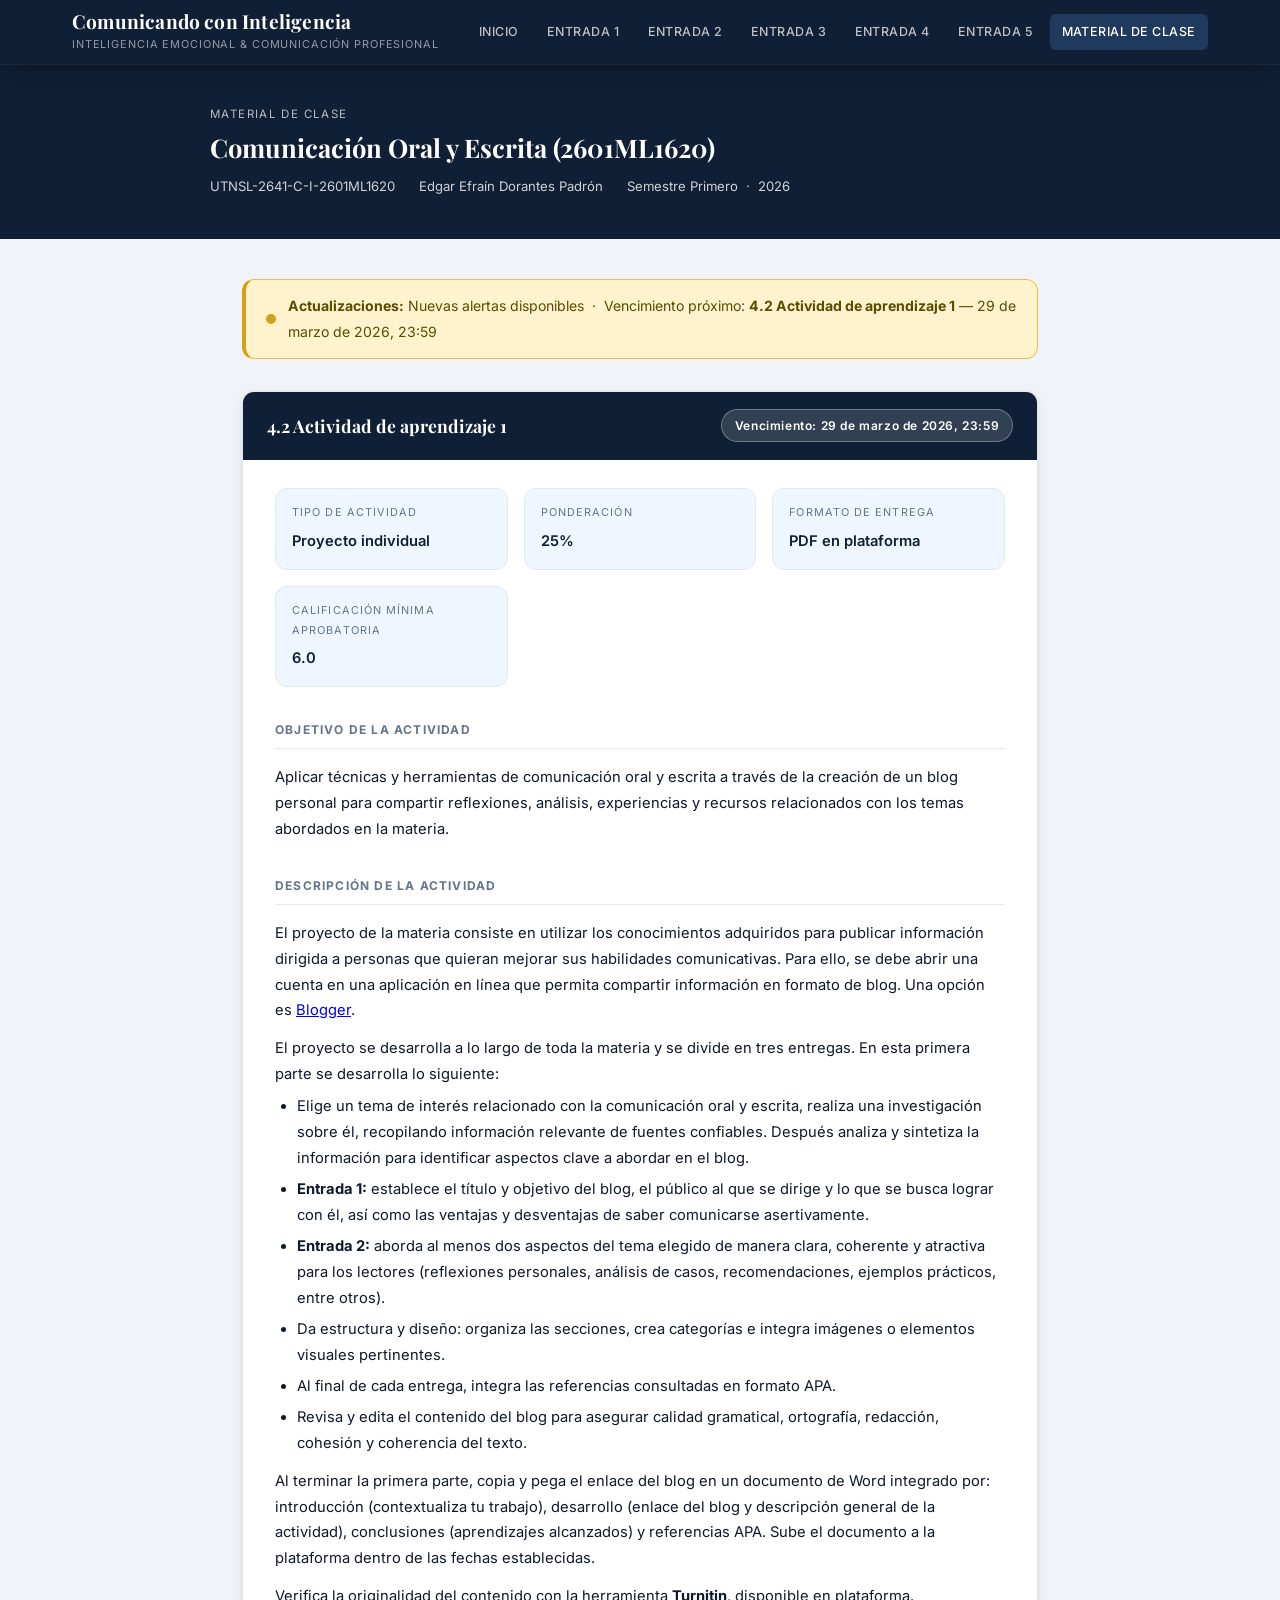
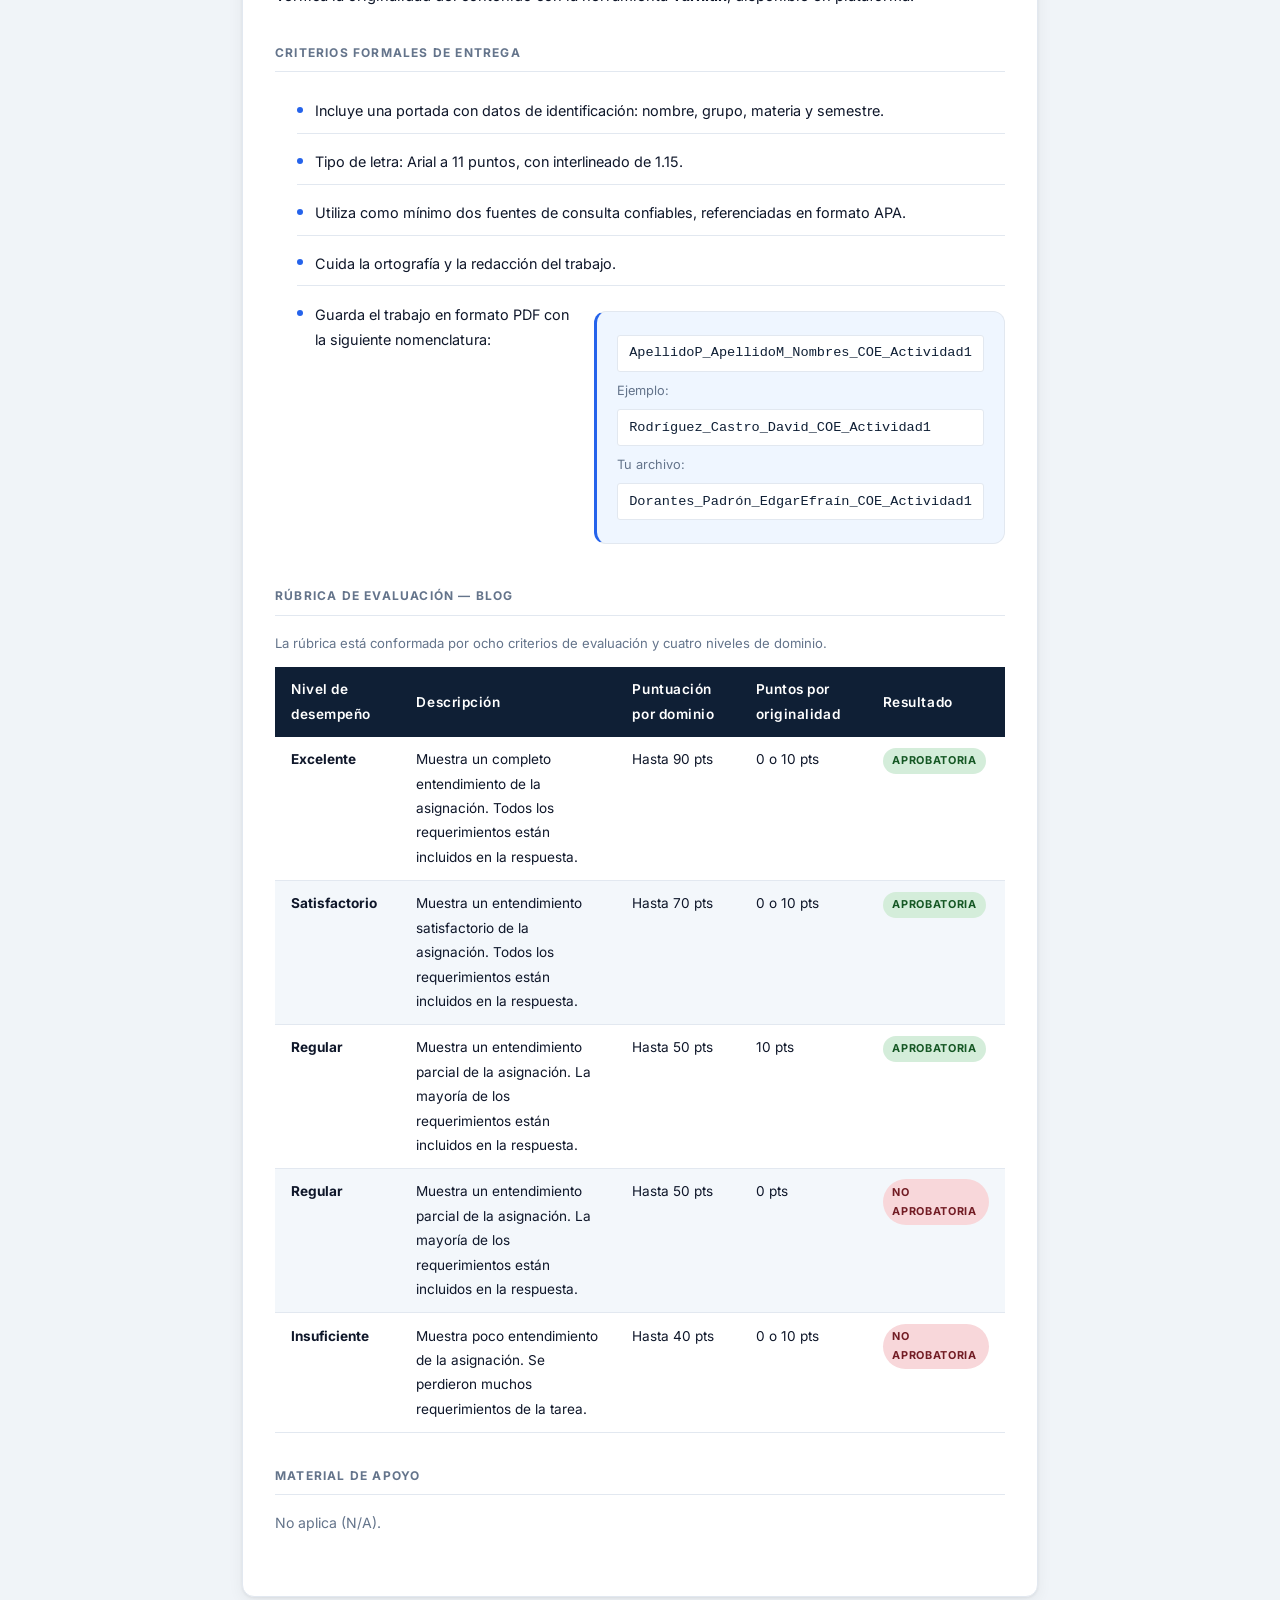
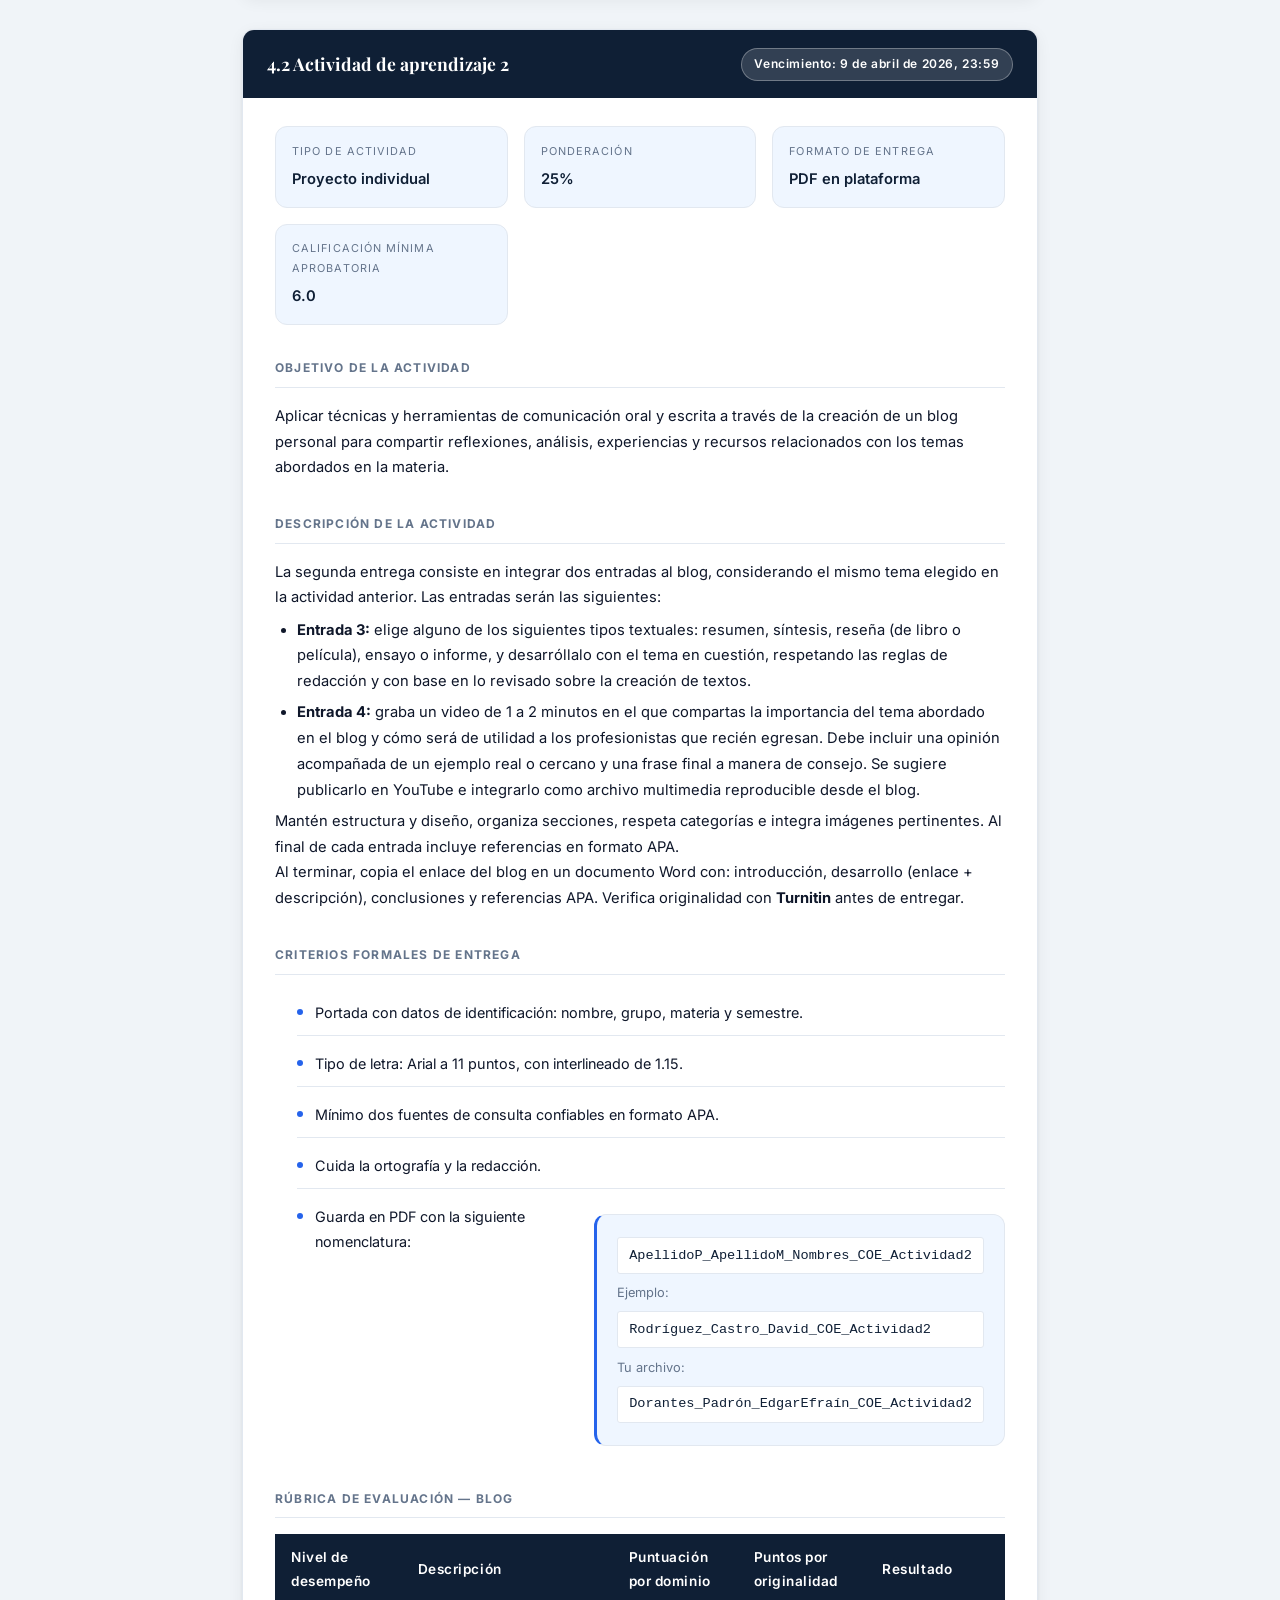
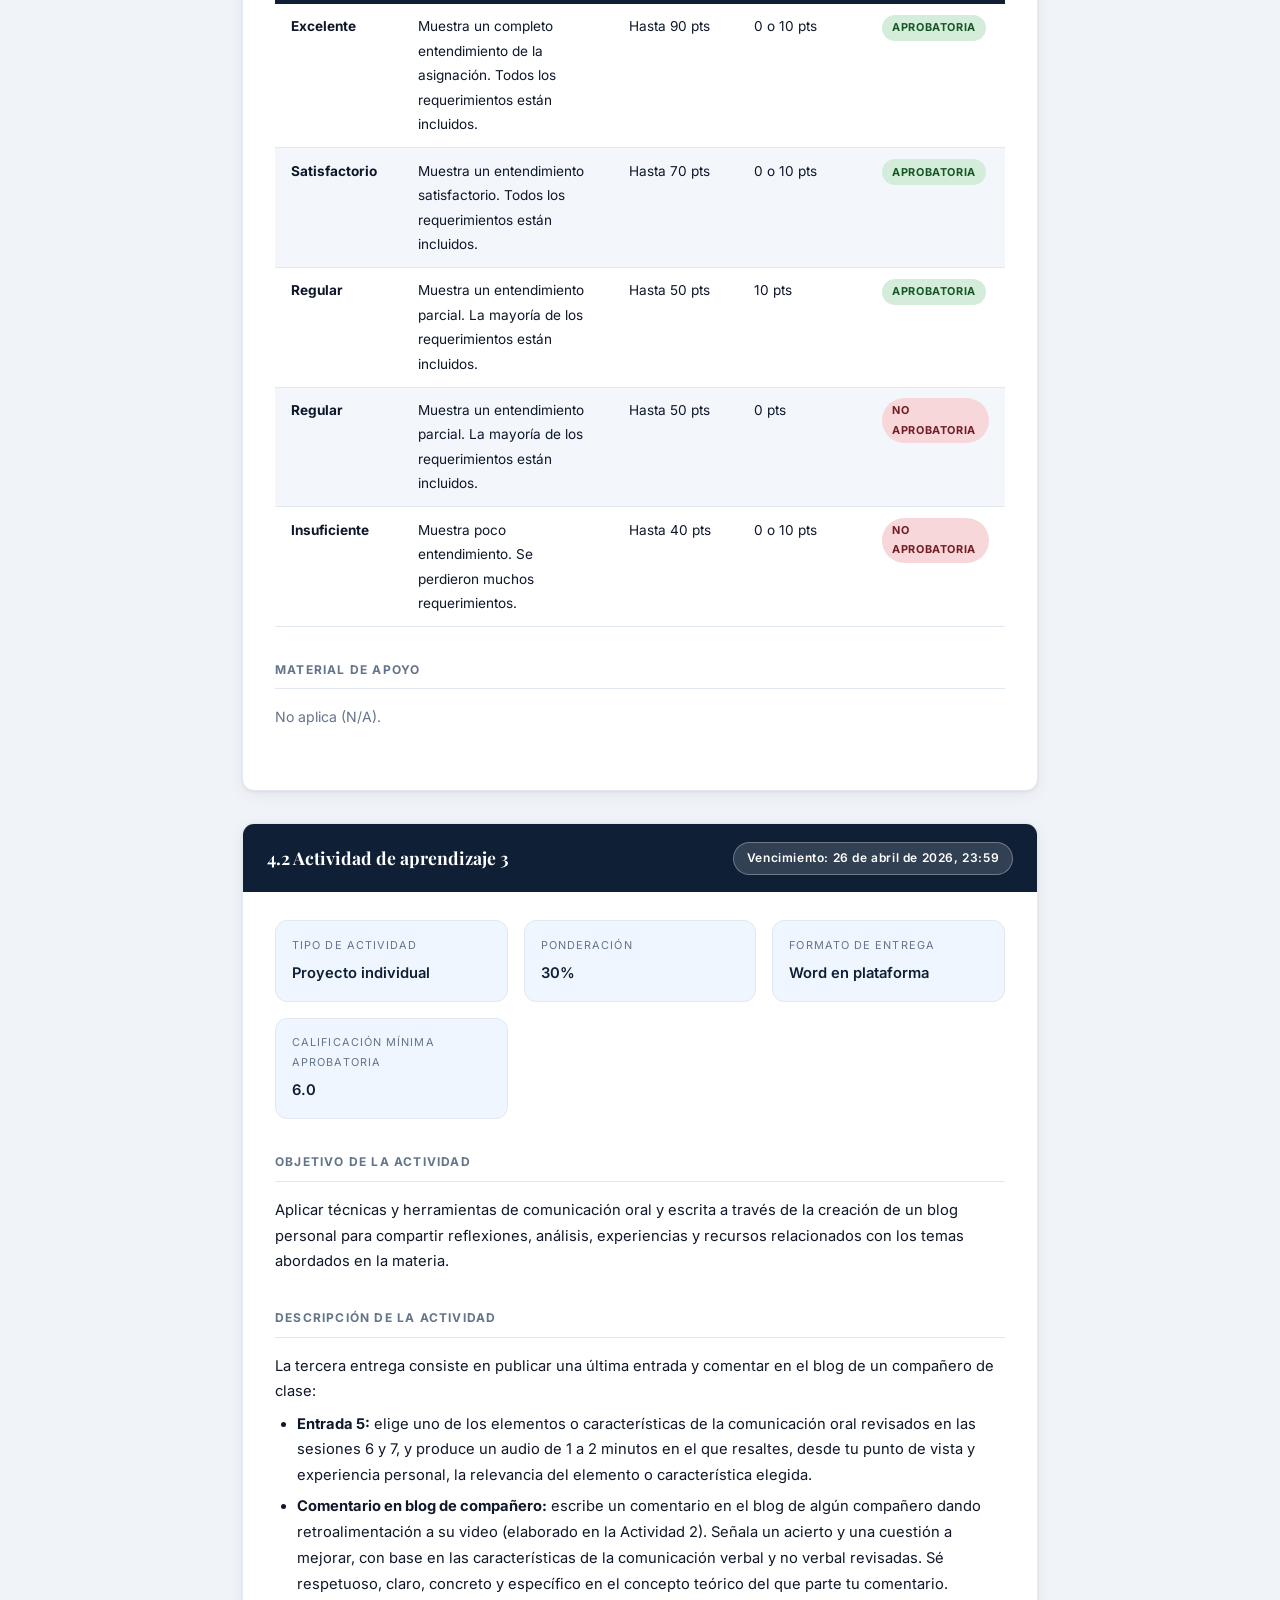
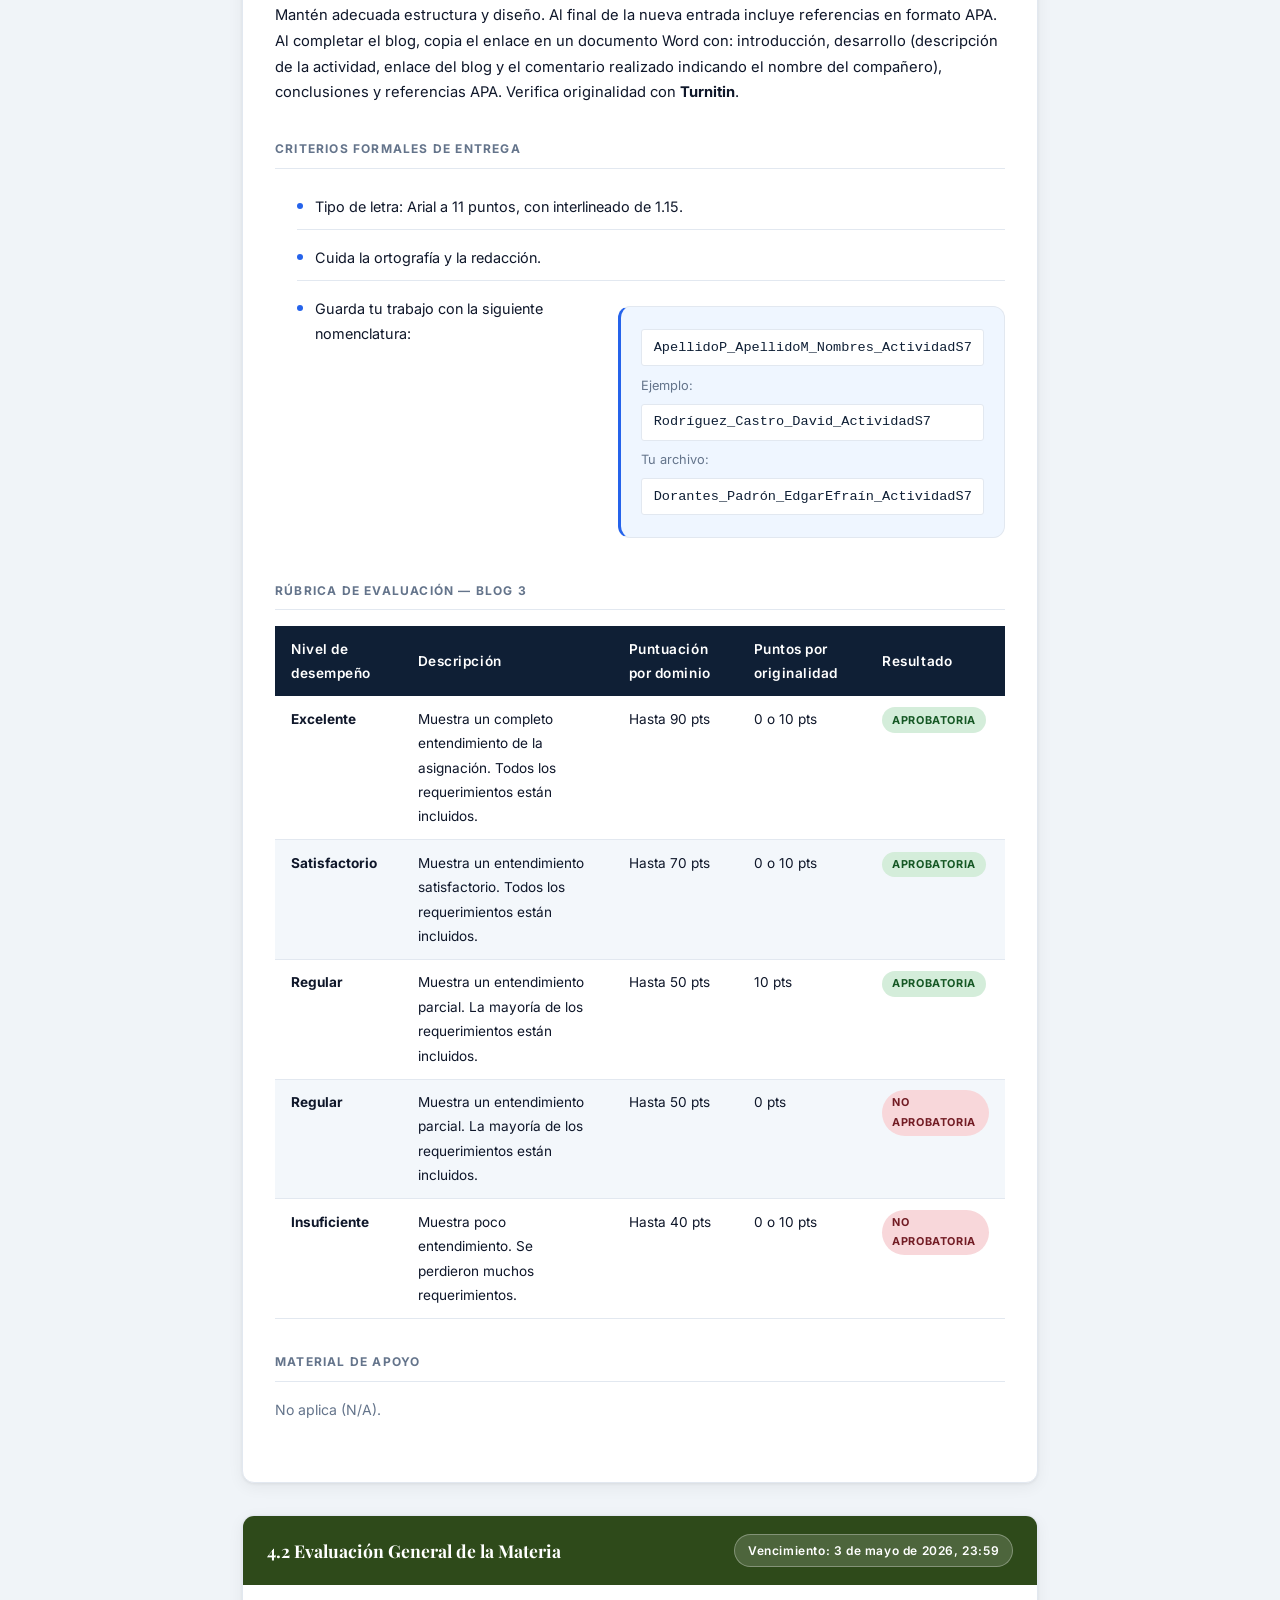
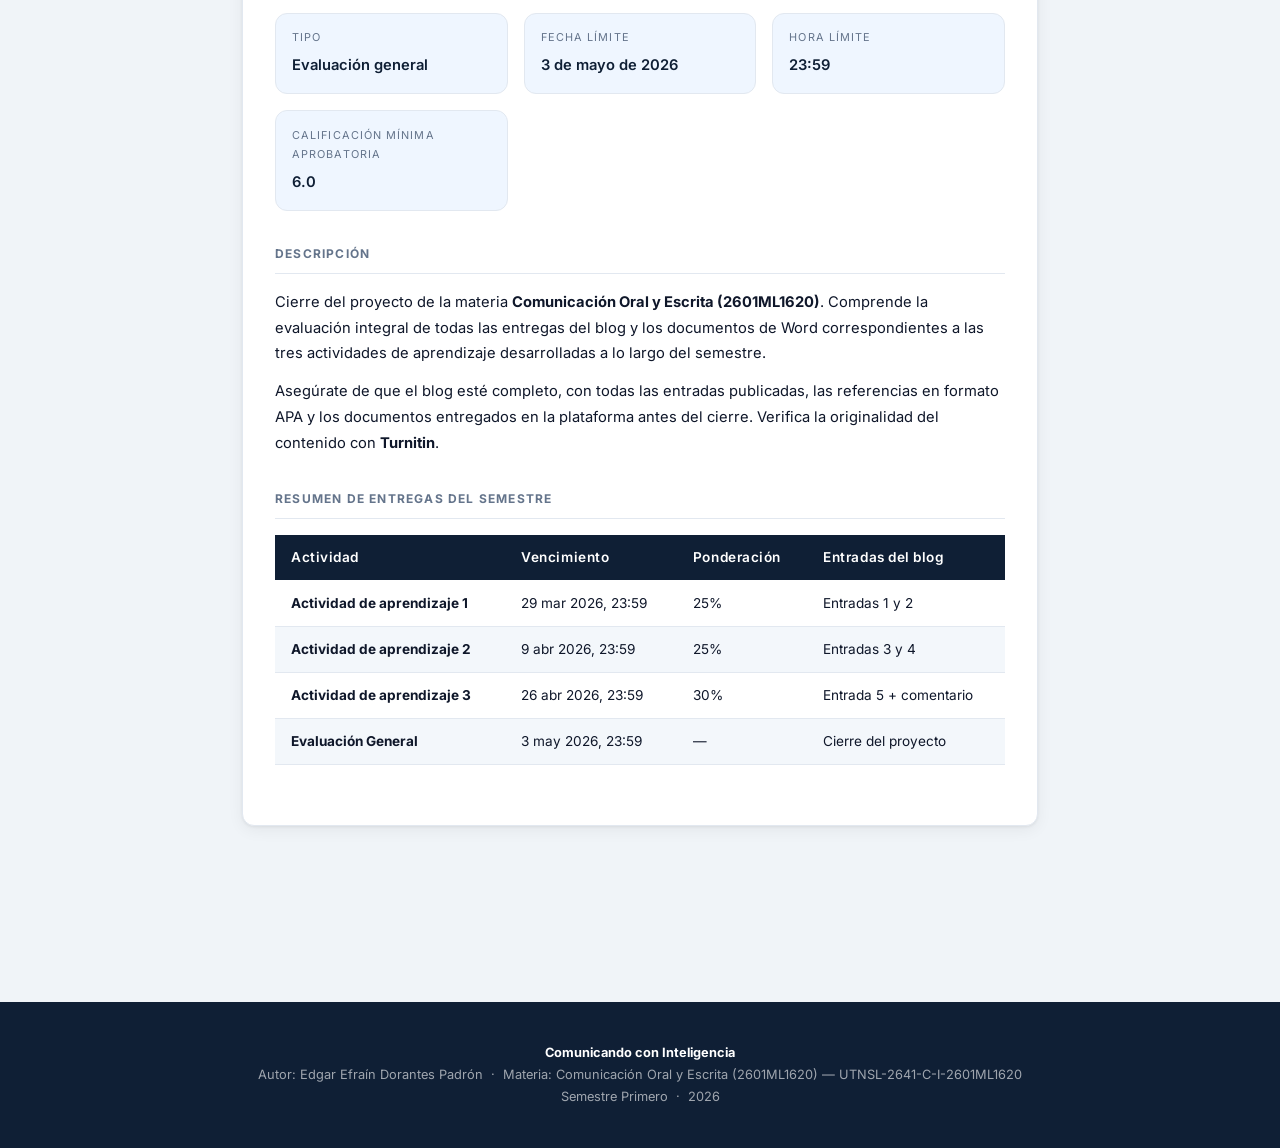
<file: recursos.html>
<!DOCTYPE html>
<html lang="es">
<head>
  <meta charset="UTF-8">
  <meta name="viewport" content="width=device-width, initial-scale=1.0">
  <meta name="description" content="Material de clase — Comunicación Oral y Escrita (2601ML1620). Actividades, rúbricas y criterios de evaluación.">
  <title>Material de Clase | Comunicando con Inteligencia</title>
  <link rel="stylesheet" href="style.css">
  <style>
    /* ── Estilos específicos de esta página ── */
    .course-hero {
      background: var(--color-primary);
      color: #fff;
      padding: 2.5rem 2rem;
    }
    .course-hero__inner {
      max-width: 860px;
      margin: 0 auto;
    }
    .course-hero__label {
      font-size: .72rem;
      text-transform: uppercase;
      letter-spacing: .12em;
      opacity: .7;
      margin-bottom: .4rem;
    }
    .course-hero__title {
      font-family: var(--font-serif);
      font-size: 1.6rem;
      font-weight: 700;
      line-height: 1.25;
      margin-bottom: .4rem;
    }
    .course-hero__meta {
      font-size: .82rem;
      opacity: .8;
      display: flex;
      flex-wrap: wrap;
      gap: .75rem 1.5rem;
      margin-top: .75rem;
    }
    .course-hero__meta span {
      display: flex;
      align-items: center;
      gap: .35rem;
    }

    /* Alerta de vencimiento */
    .alert-banner {
      background: #fff3cd;
      border: 1px solid #f0c040;
      border-left: 4px solid #d4a017;
      border-radius: var(--radius);
      padding: .85rem 1.25rem;
      font-size: .88rem;
      color: #5d4a00;
      display: flex;
      align-items: center;
      gap: .75rem;
      margin-bottom: 2rem;
    }
    .alert-banner__dot {
      width: 10px;
      height: 10px;
      border-radius: 50%;
      background: #d4a017;
      flex-shrink: 0;
    }

    /* Tarjeta de actividad */
    .activity-card {
      background: var(--color-surface);
      border: 1px solid var(--color-border);
      border-radius: var(--radius);
      box-shadow: var(--shadow);
      overflow: hidden;
      margin-bottom: 2rem;
    }
    .activity-card__header {
      background: var(--color-primary);
      color: #fff;
      padding: 1.1rem 1.5rem;
      display: flex;
      justify-content: space-between;
      align-items: center;
      flex-wrap: wrap;
      gap: .5rem;
    }
    .activity-card__header h2 {
      font-family: var(--font-serif);
      font-size: 1.1rem;
      font-weight: 700;
    }
    .activity-card__due {
      background: rgba(255,255,255,.15);
      color: #fff;
      font-size: .75rem;
      font-weight: 600;
      letter-spacing: .05em;
      padding: .3rem .8rem;
      border-radius: 2rem;
      border: 1px solid rgba(255,255,255,.3);
    }
    .activity-card__body {
      padding: 1.75rem 2rem;
    }

    /* Grid de metadatos */
    .meta-grid {
      display: grid;
      grid-template-columns: repeat(auto-fill, minmax(200px, 1fr));
      gap: 1rem;
      margin-bottom: 2rem;
    }
    .meta-item {
      background: var(--color-tag-bg);
      border: 1px solid var(--color-border);
      border-radius: var(--radius);
      padding: .9rem 1rem;
    }
    .meta-item__label {
      font-size: .68rem;
      text-transform: uppercase;
      letter-spacing: .1em;
      color: var(--color-muted);
      margin-bottom: .3rem;
    }
    .meta-item__value {
      font-size: .92rem;
      font-weight: 600;
      color: var(--color-primary);
    }

    /* Secciones del contenido */
    .section-block {
      margin-bottom: 2rem;
    }
    .section-block h3 {
      font-size: .75rem;
      text-transform: uppercase;
      letter-spacing: .1em;
      color: var(--color-muted);
      padding-bottom: .5rem;
      border-bottom: 1px solid var(--color-border);
      margin-bottom: 1rem;
    }
    .section-block p,
    .section-block li {
      font-size: .92rem;
      line-height: 1.75;
      color: var(--color-text);
    }
    .section-block ul,
    .section-block ol {
      padding-left: 1.4rem;
      margin-top: .4rem;
    }
    .section-block li { margin-bottom: .35rem; }

    /* Rúbrica */
    .rubric-table {
      width: 100%;
      border-collapse: collapse;
      font-size: .85rem;
      margin-top: .5rem;
    }
    .rubric-table thead {
      background: var(--color-primary);
      color: #fff;
    }
    .rubric-table th {
      padding: .65rem 1rem;
      text-align: left;
      font-weight: 600;
      letter-spacing: .04em;
    }
    .rubric-table td {
      padding: .65rem 1rem;
      border-bottom: 1px solid var(--color-border);
      vertical-align: top;
    }
    .rubric-table tr:nth-child(even) td { background: #f3f7fb; }
    .badge {
      display: inline-block;
      font-size: .68rem;
      font-weight: 700;
      letter-spacing: .06em;
      text-transform: uppercase;
      padding: .2rem .6rem;
      border-radius: 2rem;
    }
    .badge--pass  { background: #d4edda; color: #155724; }
    .badge--fail  { background: #f8d7da; color: #721c24; }

    /* Criterios formales */
    .criteria-list {
      list-style: none;
      padding: 0;
    }
    .criteria-list li {
      display: flex;
      gap: .75rem;
      padding: .6rem 0;
      border-bottom: 1px solid var(--color-border);
      font-size: .9rem;
      align-items: flex-start;
    }
    .criteria-list li:last-child { border-bottom: none; }
    .criteria-list li::before {
      content: '';
      display: inline-block;
      width: 6px;
      height: 6px;
      background: var(--color-accent);
      border-radius: 50%;
      margin-top: .55rem;
      flex-shrink: 0;
    }

    /* Nomenclatura */
    .nomenclature-box {
      background: var(--color-tag-bg);
      border: 1px solid var(--color-border);
      border-left: 3px solid var(--color-accent);
      border-radius: var(--radius);
      padding: 1rem 1.25rem;
      font-size: .88rem;
    }
    .nomenclature-box code {
      display: block;
      font-family: 'Courier New', monospace;
      font-size: .85rem;
      background: #fff;
      border: 1px solid var(--color-border);
      border-radius: 3px;
      padding: .35rem .7rem;
      margin: .4rem 0;
      color: var(--color-primary);
    }

    .page-main {
      max-width: 860px;
      margin: 0 auto;
      padding: 2.5rem 2rem 4rem;
    }

    @media (max-width: 600px) {
      .activity-card__body { padding: 1.25rem; }
      .meta-grid { grid-template-columns: 1fr 1fr; }
    }
  </style>
</head>
<body>

  <!-- ===== ENCABEZADO ===== -->
  <header class="site-header">
    <div class="site-header__inner">
      <a href="index.html" class="site-header__logo">
        <h1>Comunicando con Inteligencia</h1>
        <span>Inteligencia emocional &amp; comunicación profesional</span>
      </a>
      <nav aria-label="Navegación principal">
        <ul class="site-header__nav">
          <li><a href="index.html">Inicio</a></li>
          <li><a href="entrada1.html">Entrada 1</a></li>
          <li><a href="entrada2.html">Entrada 2</a></li>
          <li><a href="entrada3.html">Entrada 3</a></li>
          <li><a href="entrada4.html">Entrada 4</a></li>
          <li><a href="entrada5.html">Entrada 5</a></li>
          <li><a href="recursos.html" class="active">Material de Clase</a></li>
        </ul>
      </nav>
    </div>
  </header>

  <!-- ===== ENCABEZADO DEL CURSO ===== -->
  <div class="course-hero">
    <div class="course-hero__inner">
      <p class="course-hero__label">Material de clase</p>
      <h1 class="course-hero__title">Comunicación Oral y Escrita (2601ML1620)</h1>
      <div class="course-hero__meta">
        <span>UTNSL-2641-C-I-2601ML1620</span>
        <span>Edgar Efraín Dorantes Padrón</span>
        <span>Semestre Primero &nbsp;·&nbsp; 2026</span>
      </div>
    </div>
  </div>

  <!-- ===== CONTENIDO PRINCIPAL ===== -->
  <main class="page-main">

    <!-- Alerta de vencimiento -->
    <div class="alert-banner" role="alert">
      <span class="alert-banner__dot"></span>
      <span>
        <strong>Actualizaciones:</strong> Nuevas alertas disponibles &nbsp;·&nbsp;
        Vencimiento próximo: <strong>4.2 Actividad de aprendizaje 1</strong> —
        29 de marzo de 2026, 23:59
      </span>
    </div>

    <!-- Actividad 1 -->
    <div class="activity-card">
      <div class="activity-card__header">
        <h2>4.2 Actividad de aprendizaje 1</h2>
        <span class="activity-card__due">Vencimiento: 29 de marzo de 2026, 23:59</span>
      </div>

      <div class="activity-card__body">

        <!-- Metadatos -->
        <div class="meta-grid">
          <div class="meta-item">
            <p class="meta-item__label">Tipo de actividad</p>
            <p class="meta-item__value">Proyecto individual</p>
          </div>
          <div class="meta-item">
            <p class="meta-item__label">Ponderación</p>
            <p class="meta-item__value">25%</p>
          </div>
          <div class="meta-item">
            <p class="meta-item__label">Formato de entrega</p>
            <p class="meta-item__value">PDF en plataforma</p>
          </div>
          <div class="meta-item">
            <p class="meta-item__label">Calificación mínima aprobatoria</p>
            <p class="meta-item__value">6.0</p>
          </div>
        </div>

        <!-- Objetivo -->
        <div class="section-block">
          <h3>Objetivo de la actividad</h3>
          <p>
            Aplicar técnicas y herramientas de comunicación oral y escrita a través de la creación de un
            blog personal para compartir reflexiones, análisis, experiencias y recursos relacionados con
            los temas abordados en la materia.
          </p>
        </div>

        <!-- Descripción -->
        <div class="section-block">
          <h3>Descripción de la actividad</h3>
          <p>
            El proyecto de la materia consiste en utilizar los conocimientos adquiridos para publicar
            información dirigida a personas que quieran mejorar sus habilidades comunicativas. Para ello,
            se debe abrir una cuenta en una aplicación en línea que permita compartir información en
            formato de blog. Una opción es
            <a href="https://www.blogger.com" target="_blank" rel="noopener noreferrer">Blogger</a>.
          </p>
          <p style="margin-top:.75rem;">
            El proyecto se desarrolla a lo largo de toda la materia y se divide en tres entregas.
            En esta primera parte se desarrolla lo siguiente:
          </p>
          <ul>
            <li>
              Elige un tema de interés relacionado con la comunicación oral y escrita, realiza una
              investigación sobre él, recopilando información relevante de fuentes confiables. Después
              analiza y sintetiza la información para identificar aspectos clave a abordar en el blog.
            </li>
            <li>
              <strong>Entrada 1:</strong> establece el título y objetivo del blog, el público al que se
              dirige y lo que se busca lograr con él, así como las ventajas y desventajas de saber
              comunicarse asertivamente.
            </li>
            <li>
              <strong>Entrada 2:</strong> aborda al menos dos aspectos del tema elegido de manera clara,
              coherente y atractiva para los lectores (reflexiones personales, análisis de casos,
              recomendaciones, ejemplos prácticos, entre otros).
            </li>
            <li>
              Da estructura y diseño: organiza las secciones, crea categorías e integra imágenes o
              elementos visuales pertinentes.
            </li>
            <li>
              Al final de cada entrega, integra las referencias consultadas en formato APA.
            </li>
            <li>
              Revisa y edita el contenido del blog para asegurar calidad gramatical, ortografía,
              redacción, cohesión y coherencia del texto.
            </li>
          </ul>
          <p style="margin-top:.75rem;">
            Al terminar la primera parte, copia y pega el enlace del blog en un documento de Word
            integrado por: introducción (contextualiza tu trabajo), desarrollo (enlace del blog y
            descripción general de la actividad), conclusiones (aprendizajes alcanzados) y referencias
            APA. Sube el documento a la plataforma dentro de las fechas establecidas.
          </p>
          <p style="margin-top:.75rem;">
            Verifica la originalidad del contenido con la herramienta <strong>Turnitin</strong>,
            disponible en plataforma.
          </p>
        </div>

        <!-- Criterios formales -->
        <div class="section-block">
          <h3>Criterios formales de entrega</h3>
          <ul class="criteria-list">
            <li>Incluye una portada con datos de identificación: nombre, grupo, materia y semestre.</li>
            <li>Tipo de letra: Arial a 11 puntos, con interlineado de 1.15.</li>
            <li>Utiliza como mínimo dos fuentes de consulta confiables, referenciadas en formato APA.</li>
            <li>Cuida la ortografía y la redacción del trabajo.</li>
            <li>
              Guarda el trabajo en formato PDF con la siguiente nomenclatura:
              <div class="nomenclature-box" style="margin-top:.6rem;">
                <code>ApellidoP_ApellidoM_Nombres_COE_Actividad1</code>
                <span style="font-size:.8rem;color:var(--color-muted);">Ejemplo:</span>
                <code>Rodríguez_Castro_David_COE_Actividad1</code>
                <span style="font-size:.8rem;color:var(--color-muted);">Tu archivo:</span>
                <code>Dorantes_Padrón_EdgarEfraín_COE_Actividad1</code>
              </div>
            </li>
          </ul>
        </div>

        <!-- Rúbrica -->
        <div class="section-block">
          <h3>Rúbrica de evaluación — Blog</h3>
          <p style="font-size:.82rem;color:var(--color-muted);margin-bottom:.75rem;">
            La rúbrica está conformada por ocho criterios de evaluación y cuatro niveles de dominio.
          </p>
          <table class="rubric-table">
            <thead>
              <tr>
                <th>Nivel de desempeño</th>
                <th>Descripción</th>
                <th>Puntuación por dominio</th>
                <th>Puntos por originalidad</th>
                <th>Resultado</th>
              </tr>
            </thead>
            <tbody>
              <tr>
                <td><strong>Excelente</strong></td>
                <td>Muestra un completo entendimiento de la asignación. Todos los requerimientos están incluidos en la respuesta.</td>
                <td>Hasta 90 pts</td>
                <td>0 o 10 pts</td>
                <td><span class="badge badge--pass">Aprobatoria</span></td>
              </tr>
              <tr>
                <td><strong>Satisfactorio</strong></td>
                <td>Muestra un entendimiento satisfactorio de la asignación. Todos los requerimientos están incluidos en la respuesta.</td>
                <td>Hasta 70 pts</td>
                <td>0 o 10 pts</td>
                <td><span class="badge badge--pass">Aprobatoria</span></td>
              </tr>
              <tr>
                <td><strong>Regular</strong></td>
                <td>Muestra un entendimiento parcial de la asignación. La mayoría de los requerimientos están incluidos en la respuesta.</td>
                <td>Hasta 50 pts</td>
                <td>10 pts</td>
                <td><span class="badge badge--pass">Aprobatoria</span></td>
              </tr>
              <tr>
                <td><strong>Regular</strong></td>
                <td>Muestra un entendimiento parcial de la asignación. La mayoría de los requerimientos están incluidos en la respuesta.</td>
                <td>Hasta 50 pts</td>
                <td>0 pts</td>
                <td><span class="badge badge--fail">No aprobatoria</span></td>
              </tr>
              <tr>
                <td><strong>Insuficiente</strong></td>
                <td>Muestra poco entendimiento de la asignación. Se perdieron muchos requerimientos de la tarea.</td>
                <td>Hasta 40 pts</td>
                <td>0 o 10 pts</td>
                <td><span class="badge badge--fail">No aprobatoria</span></td>
              </tr>
            </tbody>
          </table>
        </div>

        <!-- Material de apoyo -->
        <div class="section-block">
          <h3>Material de apoyo</h3>
          <p style="color:var(--color-muted);font-size:.88rem;">No aplica (N/A).</p>
        </div>

      </div><!-- /activity-card__body -->
    </div><!-- /activity-card -->

    <!-- ===== ACTIVIDAD 2 ===== -->
    <div class="activity-card">
      <div class="activity-card__header">
        <h2>4.2 Actividad de aprendizaje 2</h2>
        <span class="activity-card__due">Vencimiento: 9 de abril de 2026, 23:59</span>
      </div>

      <div class="activity-card__body">

        <div class="meta-grid">
          <div class="meta-item">
            <p class="meta-item__label">Tipo de actividad</p>
            <p class="meta-item__value">Proyecto individual</p>
          </div>
          <div class="meta-item">
            <p class="meta-item__label">Ponderación</p>
            <p class="meta-item__value">25%</p>
          </div>
          <div class="meta-item">
            <p class="meta-item__label">Formato de entrega</p>
            <p class="meta-item__value">PDF en plataforma</p>
          </div>
          <div class="meta-item">
            <p class="meta-item__label">Calificación mínima aprobatoria</p>
            <p class="meta-item__value">6.0</p>
          </div>
        </div>

        <div class="section-block">
          <h3>Objetivo de la actividad</h3>
          <p>Aplicar técnicas y herramientas de comunicación oral y escrita a través de la creación de un blog personal para compartir reflexiones, análisis, experiencias y recursos relacionados con los temas abordados en la materia.</p>
        </div>

        <div class="section-block">
          <h3>Descripción de la actividad</h3>
          <p>La segunda entrega consiste en integrar dos entradas al blog, considerando el mismo tema elegido en la actividad anterior. Las entradas serán las siguientes:</p>
          <ul>
            <li><strong>Entrada 3:</strong> elige alguno de los siguientes tipos textuales: resumen, síntesis, reseña (de libro o película), ensayo o informe, y desarróllalo con el tema en cuestión, respetando las reglas de redacción y con base en lo revisado sobre la creación de textos.</li>
            <li><strong>Entrada 4:</strong> graba un video de 1 a 2 minutos en el que compartas la importancia del tema abordado en el blog y cómo será de utilidad a los profesionistas que recién egresan. Debe incluir una opinión acompañada de un ejemplo real o cercano y una frase final a manera de consejo. Se sugiere publicarlo en YouTube e integrarlo como archivo multimedia reproducible desde el blog.</li>
          </ul>
          <p>Mantén estructura y diseño, organiza secciones, respeta categorías e integra imágenes pertinentes. Al final de cada entrada incluye referencias en formato APA.</p>
          <p>Al terminar, copia el enlace del blog en un documento Word con: introducción, desarrollo (enlace + descripción), conclusiones y referencias APA. Verifica originalidad con <strong>Turnitin</strong> antes de entregar.</p>
        </div>

        <div class="section-block">
          <h3>Criterios formales de entrega</h3>
          <ul class="criteria-list">
            <li>Portada con datos de identificación: nombre, grupo, materia y semestre.</li>
            <li>Tipo de letra: Arial a 11 puntos, con interlineado de 1.15.</li>
            <li>Mínimo dos fuentes de consulta confiables en formato APA.</li>
            <li>Cuida la ortografía y la redacción.</li>
            <li>
              Guarda en PDF con la siguiente nomenclatura:
              <div class="nomenclature-box" style="margin-top:.6rem;">
                <code>ApellidoP_ApellidoM_Nombres_COE_Actividad2</code>
                <span style="font-size:.8rem;color:var(--color-muted);">Ejemplo:</span>
                <code>Rodríguez_Castro_David_COE_Actividad2</code>
                <span style="font-size:.8rem;color:var(--color-muted);">Tu archivo:</span>
                <code>Dorantes_Padrón_EdgarEfraín_COE_Actividad2</code>
              </div>
            </li>
          </ul>
        </div>

        <div class="section-block">
          <h3>Rúbrica de evaluación — Blog</h3>
          <table class="rubric-table">
            <thead>
              <tr>
                <th>Nivel de desempeño</th>
                <th>Descripción</th>
                <th>Puntuación por dominio</th>
                <th>Puntos por originalidad</th>
                <th>Resultado</th>
              </tr>
            </thead>
            <tbody>
              <tr>
                <td><strong>Excelente</strong></td>
                <td>Muestra un completo entendimiento de la asignación. Todos los requerimientos están incluidos.</td>
                <td>Hasta 90 pts</td>
                <td>0 o 10 pts</td>
                <td><span class="badge badge--pass">Aprobatoria</span></td>
              </tr>
              <tr>
                <td><strong>Satisfactorio</strong></td>
                <td>Muestra un entendimiento satisfactorio. Todos los requerimientos están incluidos.</td>
                <td>Hasta 70 pts</td>
                <td>0 o 10 pts</td>
                <td><span class="badge badge--pass">Aprobatoria</span></td>
              </tr>
              <tr>
                <td><strong>Regular</strong></td>
                <td>Muestra un entendimiento parcial. La mayoría de los requerimientos están incluidos.</td>
                <td>Hasta 50 pts</td>
                <td>10 pts</td>
                <td><span class="badge badge--pass">Aprobatoria</span></td>
              </tr>
              <tr>
                <td><strong>Regular</strong></td>
                <td>Muestra un entendimiento parcial. La mayoría de los requerimientos están incluidos.</td>
                <td>Hasta 50 pts</td>
                <td>0 pts</td>
                <td><span class="badge badge--fail">No aprobatoria</span></td>
              </tr>
              <tr>
                <td><strong>Insuficiente</strong></td>
                <td>Muestra poco entendimiento. Se perdieron muchos requerimientos.</td>
                <td>Hasta 40 pts</td>
                <td>0 o 10 pts</td>
                <td><span class="badge badge--fail">No aprobatoria</span></td>
              </tr>
            </tbody>
          </table>
        </div>

        <div class="section-block">
          <h3>Material de apoyo</h3>
          <p style="color:var(--color-muted);font-size:.88rem;">No aplica (N/A).</p>
        </div>

      </div><!-- /activity-card__body -->
    </div><!-- /activity-card -->

    <!-- ===== ACTIVIDAD 3 ===== -->
    <div class="activity-card">
      <div class="activity-card__header">
        <h2>4.2 Actividad de aprendizaje 3</h2>
        <span class="activity-card__due">Vencimiento: 26 de abril de 2026, 23:59</span>
      </div>

      <div class="activity-card__body">

        <div class="meta-grid">
          <div class="meta-item">
            <p class="meta-item__label">Tipo de actividad</p>
            <p class="meta-item__value">Proyecto individual</p>
          </div>
          <div class="meta-item">
            <p class="meta-item__label">Ponderación</p>
            <p class="meta-item__value">30%</p>
          </div>
          <div class="meta-item">
            <p class="meta-item__label">Formato de entrega</p>
            <p class="meta-item__value">Word en plataforma</p>
          </div>
          <div class="meta-item">
            <p class="meta-item__label">Calificación mínima aprobatoria</p>
            <p class="meta-item__value">6.0</p>
          </div>
        </div>

        <div class="section-block">
          <h3>Objetivo de la actividad</h3>
          <p>Aplicar técnicas y herramientas de comunicación oral y escrita a través de la creación de un blog personal para compartir reflexiones, análisis, experiencias y recursos relacionados con los temas abordados en la materia.</p>
        </div>

        <div class="section-block">
          <h3>Descripción de la actividad</h3>
          <p>La tercera entrega consiste en publicar una última entrada y comentar en el blog de un compañero de clase:</p>
          <ul>
            <li><strong>Entrada 5:</strong> elige uno de los elementos o características de la comunicación oral revisados en las sesiones 6 y 7, y produce un audio de 1 a 2 minutos en el que resaltes, desde tu punto de vista y experiencia personal, la relevancia del elemento o característica elegida.</li>
            <li><strong>Comentario en blog de compañero:</strong> escribe un comentario en el blog de algún compañero dando retroalimentación a su video (elaborado en la Actividad 2). Señala un acierto y una cuestión a mejorar, con base en las características de la comunicación verbal y no verbal revisadas. Sé respetuoso, claro, concreto y específico en el concepto teórico del que parte tu comentario.</li>
          </ul>
          <p>Mantén adecuada estructura y diseño. Al final de la nueva entrada incluye referencias en formato APA.</p>
          <p>Al completar el blog, copia el enlace en un documento Word con: introducción, desarrollo (descripción de la actividad, enlace del blog y el comentario realizado indicando el nombre del compañero), conclusiones y referencias APA. Verifica originalidad con <strong>Turnitin</strong>.</p>
        </div>

        <div class="section-block">
          <h3>Criterios formales de entrega</h3>
          <ul class="criteria-list">
            <li>Tipo de letra: Arial a 11 puntos, con interlineado de 1.15.</li>
            <li>Cuida la ortografía y la redacción.</li>
            <li>
              Guarda tu trabajo con la siguiente nomenclatura:
              <div class="nomenclature-box" style="margin-top:.6rem;">
                <code>ApellidoP_ApellidoM_Nombres_ActividadS7</code>
                <span style="font-size:.8rem;color:var(--color-muted);">Ejemplo:</span>
                <code>Rodríguez_Castro_David_ActividadS7</code>
                <span style="font-size:.8rem;color:var(--color-muted);">Tu archivo:</span>
                <code>Dorantes_Padrón_EdgarEfraín_ActividadS7</code>
              </div>
            </li>
          </ul>
        </div>

        <div class="section-block">
          <h3>Rúbrica de evaluación — Blog 3</h3>
          <table class="rubric-table">
            <thead>
              <tr>
                <th>Nivel de desempeño</th>
                <th>Descripción</th>
                <th>Puntuación por dominio</th>
                <th>Puntos por originalidad</th>
                <th>Resultado</th>
              </tr>
            </thead>
            <tbody>
              <tr>
                <td><strong>Excelente</strong></td>
                <td>Muestra un completo entendimiento de la asignación. Todos los requerimientos están incluidos.</td>
                <td>Hasta 90 pts</td>
                <td>0 o 10 pts</td>
                <td><span class="badge badge--pass">Aprobatoria</span></td>
              </tr>
              <tr>
                <td><strong>Satisfactorio</strong></td>
                <td>Muestra un entendimiento satisfactorio. Todos los requerimientos están incluidos.</td>
                <td>Hasta 70 pts</td>
                <td>0 o 10 pts</td>
                <td><span class="badge badge--pass">Aprobatoria</span></td>
              </tr>
              <tr>
                <td><strong>Regular</strong></td>
                <td>Muestra un entendimiento parcial. La mayoría de los requerimientos están incluidos.</td>
                <td>Hasta 50 pts</td>
                <td>10 pts</td>
                <td><span class="badge badge--pass">Aprobatoria</span></td>
              </tr>
              <tr>
                <td><strong>Regular</strong></td>
                <td>Muestra un entendimiento parcial. La mayoría de los requerimientos están incluidos.</td>
                <td>Hasta 50 pts</td>
                <td>0 pts</td>
                <td><span class="badge badge--fail">No aprobatoria</span></td>
              </tr>
              <tr>
                <td><strong>Insuficiente</strong></td>
                <td>Muestra poco entendimiento. Se perdieron muchos requerimientos.</td>
                <td>Hasta 40 pts</td>
                <td>0 o 10 pts</td>
                <td><span class="badge badge--fail">No aprobatoria</span></td>
              </tr>
            </tbody>
          </table>
        </div>

        <div class="section-block">
          <h3>Material de apoyo</h3>
          <p style="color:var(--color-muted);font-size:.88rem;">No aplica (N/A).</p>
        </div>

      </div><!-- /activity-card__body -->
    </div><!-- /activity-card -->

    <!-- ===== EVALUACIÓN GENERAL ===== -->
    <div class="activity-card">
      <div class="activity-card__header" style="background:#2e4a1a;">
        <h2>4.2 Evaluación General de la Materia</h2>
        <span class="activity-card__due">Vencimiento: 3 de mayo de 2026, 23:59</span>
      </div>

      <div class="activity-card__body">

        <div class="meta-grid">
          <div class="meta-item">
            <p class="meta-item__label">Tipo</p>
            <p class="meta-item__value">Evaluación general</p>
          </div>
          <div class="meta-item">
            <p class="meta-item__label">Fecha límite</p>
            <p class="meta-item__value">3 de mayo de 2026</p>
          </div>
          <div class="meta-item">
            <p class="meta-item__label">Hora límite</p>
            <p class="meta-item__value">23:59</p>
          </div>
          <div class="meta-item">
            <p class="meta-item__label">Calificación mínima aprobatoria</p>
            <p class="meta-item__value">6.0</p>
          </div>
        </div>

        <div class="section-block">
          <h3>Descripción</h3>
          <p>
            Cierre del proyecto de la materia <strong>Comunicación Oral y Escrita (2601ML1620)</strong>.
            Comprende la evaluación integral de todas las entregas del blog y los documentos de Word
            correspondientes a las tres actividades de aprendizaje desarrolladas a lo largo del semestre.
          </p>
          <p style="margin-top:.75rem;">
            Asegúrate de que el blog esté completo, con todas las entradas publicadas, las referencias
            en formato APA y los documentos entregados en la plataforma antes del cierre.
            Verifica la originalidad del contenido con <strong>Turnitin</strong>.
          </p>
        </div>

        <div class="section-block">
          <h3>Resumen de entregas del semestre</h3>
          <table class="rubric-table">
            <thead>
              <tr>
                <th>Actividad</th>
                <th>Vencimiento</th>
                <th>Ponderación</th>
                <th>Entradas del blog</th>
              </tr>
            </thead>
            <tbody>
              <tr>
                <td><strong>Actividad de aprendizaje 1</strong></td>
                <td>29 mar 2026, 23:59</td>
                <td>25%</td>
                <td>Entradas 1 y 2</td>
              </tr>
              <tr>
                <td><strong>Actividad de aprendizaje 2</strong></td>
                <td>9 abr 2026, 23:59</td>
                <td>25%</td>
                <td>Entradas 3 y 4</td>
              </tr>
              <tr>
                <td><strong>Actividad de aprendizaje 3</strong></td>
                <td>26 abr 2026, 23:59</td>
                <td>30%</td>
                <td>Entrada 5 + comentario</td>
              </tr>
              <tr>
                <td><strong>Evaluación General</strong></td>
                <td>3 may 2026, 23:59</td>
                <td>—</td>
                <td>Cierre del proyecto</td>
              </tr>
            </tbody>
          </table>
        </div>

      </div><!-- /activity-card__body -->
    </div><!-- /activity-card -->

  </main>

  <!-- ===== PIE DE PÁGINA ===== -->
  <footer class="site-footer">
    <p>
      <strong>Comunicando con Inteligencia</strong><br>
      Autor: Edgar Efraín Dorantes Padrón &nbsp;·&nbsp;
      Materia: Comunicación Oral y Escrita (2601ML1620) — UTNSL-2641-C-I-2601ML1620<br>
      Semestre Primero &nbsp;·&nbsp; 2026
    </p>
  </footer>

</body>
</html>
</file>
<file: style.css>
/* ============================================================
   Comunicando con Inteligencia — Hoja de estilos principal
   Autor: Edgar Efraín Dorantes Padrón
   Materia: Comunicación Oral y Escrita — UTNSL-2641-C-I-2601ML1620
   ============================================================ */

@import url('https://fonts.googleapis.com/css2?family=Inter:wght@300;400;500;600;700&family=Playfair+Display:ital,wght@0,600;0,700;1,500&display=swap');

/* ---------- Reset y base ---------- */
*, *::before, *::after { box-sizing: border-box; margin: 0; padding: 0; }

:root {
  --color-primary:    #0f1f35;
  --color-accent:     #2563eb;
  --color-accent-lt:  #60a5fa;
  --color-accent-glow:#2563eb33;
  --color-bg:         #f0f4f8;
  --color-surface:    #ffffff;
  --color-border:     #e2e8f0;
  --color-text:       #0f172a;
  --color-muted:      #64748b;
  --color-tag-bg:     #eff6ff;
  --color-tag-text:   #2563eb;
  --color-coming:     #94a3b8;
  --font-serif:       'Playfair Display', Georgia, serif;
  --font-sans:        'Inter', 'Helvetica Neue', sans-serif;
  --max-width:        800px;
  --radius:           12px;
  --radius-sm:        8px;
  --shadow:           0 1px 3px rgba(0,0,0,.06), 0 4px 16px rgba(0,0,0,.06);
  --shadow-lg:        0 8px 32px rgba(15,31,53,.12);
  --transition:       .22s cubic-bezier(.4,0,.2,1);
}

html { font-size: 16px; scroll-behavior: smooth; }

body {
  font-family: var(--font-sans);
  font-size: 1rem;
  line-height: 1.8;
  color: var(--color-text);
  background: var(--color-bg);
  -webkit-font-smoothing: antialiased;
}

/* ---------- Encabezado del sitio ---------- */
.site-header {
  background: var(--color-primary);
  color: #fff;
  padding: 0;
  position: sticky;
  top: 0;
  z-index: 100;
  box-shadow: 0 1px 0 rgba(255,255,255,.06), 0 4px 24px rgba(0,0,0,.3);
  backdrop-filter: blur(12px);
}

.site-header__inner {
  max-width: 1200px;
  margin: 0 auto;
  padding: 0 2rem;
  height: 64px;
  display: flex;
  align-items: center;
  justify-content: space-between;
  gap: 1.5rem;
}

.site-header__logo {
  text-decoration: none;
  color: #fff;
  flex-shrink: 0;
}

.site-header__logo h1 {
  font-family: var(--font-serif);
  font-size: 1.2rem;
  font-weight: 700;
  letter-spacing: .01em;
  line-height: 1.2;
}

.site-header__logo span {
  display: block;
  font-family: var(--font-sans);
  font-size: .68rem;
  font-weight: 400;
  letter-spacing: .08em;
  text-transform: uppercase;
  opacity: .55;
  margin-top: .15rem;
}

.site-header__nav {
  display: flex;
  align-items: center;
  gap: .25rem;
  list-style: none;
  flex-wrap: nowrap;
}

.site-header__nav li {
  display: flex;
  align-items: center;
}

.site-header__nav a {
  color: rgba(255,255,255,.72);
  text-decoration: none;
  font-size: .78rem;
  font-weight: 500;
  letter-spacing: .04em;
  text-transform: uppercase;
  padding: .45rem .75rem;
  border-radius: 6px;
  transition: background var(--transition), color var(--transition);
}

.site-header__nav a:hover { 
  color: #fff;
  background: rgba(255,255,255,.1);
}

.site-header__nav a.active { 
  color: #fff;
  background: rgba(96,165,250,.2);
  border-bottom: none;
}

.site-header__nav .nav-disabled {
  color: rgba(255,255,255,.32);
  font-size: .78rem;
  font-weight: 500;
  letter-spacing: .04em;
  text-transform: uppercase;
  padding: .45rem .75rem;
  cursor: default;
  border-radius: 6px;
}

/* ---------- Bandeau / Hero del blog ---------- */
.blog-hero {
  background: linear-gradient(135deg, #0f1f35 0%, #1a3a6e 55%, #2563eb 100%);
  color: #fff;
  text-align: center;
  padding: 5rem 2rem 4rem;
  position: relative;
  overflow: hidden;
}

.blog-hero::before {
  content: '';
  position: absolute;
  inset: 0;
  background: radial-gradient(ellipse 80% 60% at 50% 100%, rgba(37,99,235,.35) 0%, transparent 70%);
  pointer-events: none;
}

.blog-hero h2 {
  font-family: var(--font-serif);
  font-size: 2.5rem;
  font-weight: 700;
  letter-spacing: -.01em;
  line-height: 1.2;
  margin-bottom: 1rem;
  position: relative;
}

.blog-hero p {
  font-size: 1rem;
  opacity: .78;
  max-width: 600px;
  margin: 0 auto;
  line-height: 1.7;
  position: relative;
}

/* ---------- Layout principal ---------- */
.page-wrapper {
  max-width: 1200px;
  margin: 0 auto;
  padding: 3rem 2rem;
  display: grid;
  grid-template-columns: 1fr 300px;
  gap: 3rem;
  align-items: start;
}

.page-wrapper.single {
  grid-template-columns: 1fr;
  max-width: var(--max-width);
}

/* ---------- Tarjetas de entradas (índice) ---------- */
.entry-card {
  background: var(--color-surface);
  border: 1px solid var(--color-border);
  border-radius: var(--radius);
  box-shadow: var(--shadow);
  overflow: hidden;
  margin-bottom: 2rem;
  transition: box-shadow var(--transition), transform var(--transition);
}

.entry-card:hover { 
  box-shadow: var(--shadow-lg);
  transform: translateY(-2px);
}

.entry-card__image {
  width: 100%;
  height: 220px;
  object-fit: cover;
  display: block;
}

.entry-card__body { padding: 2rem; }

.entry-card__meta {
  font-size: .72rem;
  text-transform: uppercase;
  letter-spacing: .1em;
  color: var(--color-muted);
  margin-bottom: .6rem;
  font-weight: 500;
}

.entry-card__title {
  font-family: var(--font-serif);
  font-size: 1.4rem;
  line-height: 1.3;
  color: var(--color-primary);
  margin-bottom: .8rem;
}

.entry-card__excerpt {
  font-size: .92rem;
  color: var(--color-muted);
  line-height: 1.7;
  margin-bottom: 1.5rem;
}

/* --- Tarjeta Próximamente --- */
.entry-card--coming {
  opacity: 1;
  pointer-events: none;
}

.entry-card--coming .entry-card__placeholder {
  width: 100%;
  height: 200px;
  background: linear-gradient(135deg, #e2e8f0 0%, #cbd5e1 100%);
  display: flex;
  align-items: center;
  justify-content: center;
  font-size: 2rem;
  color: #94a3b8;
}

.entry-card--coming .entry-card__body {
  background: #f8fafc;
}

.btn {
  display: inline-flex;
  align-items: center;
  gap: .4rem;
  background: var(--color-accent);
  color: #fff;
  text-decoration: none;
  font-size: .8rem;
  font-weight: 600;
  letter-spacing: .04em;
  text-transform: uppercase;
  padding: .6rem 1.4rem;
  border-radius: 999px;
  transition: background var(--transition), box-shadow var(--transition), transform var(--transition);
  box-shadow: 0 2px 8px rgba(37,99,235,.25);
}

.btn:hover { 
  background: #1d4ed8;
  box-shadow: 0 4px 16px rgba(37,99,235,.4);
  transform: translateY(-1px);
}

.btn--disabled {
  background: #cbd5e1;
  color: #94a3b8;
  cursor: default;
  box-shadow: none;
  pointer-events: none;
}

/* ---------- Barra lateral ---------- */
.sidebar { position: sticky; top: 80px; }

.sidebar__widget {
  background: var(--color-surface);
  border: 1px solid var(--color-border);
  border-radius: var(--radius);
  padding: 1.5rem;
  margin-bottom: 1.5rem;
  box-shadow: var(--shadow);
}

.sidebar__widget h3 {
  font-size: .7rem;
  font-weight: 700;
  text-transform: uppercase;
  letter-spacing: .12em;
  color: var(--color-accent);
  margin-bottom: 1rem;
  padding-bottom: .6rem;
  border-bottom: 2px solid var(--color-accent);
}

.sidebar__widget ul { list-style: none; }

.sidebar__widget ul li {
  padding: .45rem 0;
  border-bottom: 1px solid var(--color-border);
  font-size: .87rem;
}

.sidebar__widget ul li:last-child { border-bottom: none; }

.sidebar__widget ul li a {
  color: var(--color-accent);
  text-decoration: none;
  font-weight: 500;
  transition: color var(--transition);
}

.sidebar__widget ul li a:hover { color: var(--color-primary); text-decoration: underline; }

.tag-list { display: flex; flex-wrap: wrap; gap: .4rem; }

.tag {
  background: var(--color-tag-bg);
  color: var(--color-tag-text);
  font-size: .7rem;
  font-weight: 600;
  letter-spacing: .06em;
  text-transform: uppercase;
  padding: .3rem .8rem;
  border-radius: 999px;
  border: 1px solid rgba(37,99,235,.15);
}

/* ---------- Artículo individual (post) ---------- */
.post-header { margin-bottom: 2.5rem; }

.post-header__category {
  font-size: .7rem;
  font-weight: 700;
  text-transform: uppercase;
  letter-spacing: .12em;
  color: var(--color-accent);
  margin-bottom: .6rem;
  display: inline-flex;
  align-items: center;
  gap: .4rem;
}

.post-header__title {
  font-family: var(--font-serif);
  font-size: 2.2rem;
  line-height: 1.22;
  color: var(--color-primary);
  margin-bottom: .9rem;
  letter-spacing: -.01em;
}

.post-header__meta {
  font-size: .8rem;
  color: var(--color-muted);
  font-weight: 500;
  letter-spacing: .03em;
}

.post-header__image {
  width: 100%;
  max-height: 440px;
  object-fit: cover;
  border-radius: var(--radius);
  margin: 2rem 0;
  display: block;
  box-shadow: var(--shadow-lg);
}

.post-header__caption {
  font-size: .8rem;
  color: var(--color-muted);
  font-style: italic;
  text-align: center;
  margin-top: -1rem;
  margin-bottom: 2.5rem;
}

/* ---------- Contenido del artículo ---------- */
.post-content { font-size: 1rem; line-height: 1.85; }

.post-content h2 {
  font-family: var(--font-serif);
  font-size: 1.6rem;
  color: var(--color-primary);
  margin: 3rem 0 .85rem;
  padding-bottom: .5rem;
  border-bottom: 2px solid var(--color-border);
  letter-spacing: -.01em;
}

.post-content h3 {
  font-family: var(--font-serif);
  font-size: 1.2rem;
  color: var(--color-primary);
  margin: 2.2rem 0 .6rem;
}

.post-content h4 {
  font-size: .88rem;
  font-weight: 700;
  text-transform: uppercase;
  letter-spacing: .07em;
  color: var(--color-muted);
  margin: 1.75rem 0 .4rem;
}
  letter-spacing: .05em;
  color: var(--color-muted);
  margin: 1.5rem 0 .4rem;
}

.post-content p { margin-bottom: 1.3rem; }

.post-content ul,
.post-content ol {
  padding-left: 1.5rem;
  margin-bottom: 1.3rem;
}

.post-content li { margin-bottom: .5rem; }

.post-content strong { color: var(--color-primary); font-weight: 600; }

.post-content em { color: var(--color-muted); }

.post-content blockquote {
  border-left: 3px solid var(--color-accent);
  background: var(--color-tag-bg);
  padding: 1.1rem 1.4rem;
  margin: 1.75rem 0;
  border-radius: 0 var(--radius-sm) var(--radius-sm) 0;
  font-style: italic;
  color: var(--color-muted);
  font-size: .97rem;
}

/* ---------- Tabla ---------- */
.post-content table {
  width: 100%;
  border-collapse: collapse;
  margin: 1.75rem 0;
  font-size: .88rem;
  border-radius: var(--radius-sm);
  overflow: hidden;
  box-shadow: var(--shadow);
}

.post-content thead {
  background: linear-gradient(90deg, var(--color-primary) 0%, #1e3a6e 100%);
  color: #fff;
}

.post-content th {
  padding: .8rem 1.1rem;
  text-align: left;
  font-weight: 600;
  letter-spacing: .04em;
  font-size: .82rem;
  text-transform: uppercase;
}

.post-content td {
  padding: .7rem 1.1rem;
  border-bottom: 1px solid var(--color-border);
  vertical-align: top;
}

.post-content tr:nth-child(even) td { background: #f8faff; }
.post-content tr:last-child td { border-bottom: none; }

/* ---------- Referencias ---------- */
.references {
  background: var(--color-tag-bg);
  border: 1px solid rgba(37,99,235,.15);
  border-radius: var(--radius);
  padding: 1.5rem 1.75rem;
  margin-top: 3rem;
}

.references h3 {
  font-size: .7rem;
  font-weight: 700;
  text-transform: uppercase;
  letter-spacing: .12em;
  color: var(--color-accent);
  margin-bottom: .85rem;
  padding-bottom: .5rem;
  border-bottom: 2px solid rgba(37,99,235,.15);
}

.references ul {
  list-style: none;
  padding: 0;
}

.references li {
  font-size: .85rem;
  line-height: 1.7;
  color: var(--color-muted);
  margin-bottom: .55rem;
  padding-left: 1.5rem;
  text-indent: -1.5rem;
}
  font-size: .85rem;
  line-height: 1.65;
  color: var(--color-muted);
  margin-bottom: .5rem;
  padding-left: 1.5rem;
  text-indent: -1.5rem;
}

/* ---------- Embed de video ---------- */
.video-wrapper {
  position: relative;
  padding-bottom: 56.25%;
  height: 0;
  overflow: hidden;
  border-radius: var(--radius);
  margin: 1.75rem 0;
  background: #000;
  box-shadow: var(--shadow-lg);
}

.video-wrapper iframe {
  position: absolute;
  top: 0; left: 0;
  width: 100%; height: 100%;
  border: 0;
}

/* ---------- Navegación entre entradas ---------- */
.post-nav {
  display: flex;
  justify-content: space-between;
  gap: 1rem;
  margin-top: 3.5rem;
  padding-top: 2rem;
  border-top: 1px solid var(--color-border);
}

.post-nav a {
  color: var(--color-accent);
  text-decoration: none;
  font-size: .85rem;
  font-weight: 600;
  transition: color var(--transition);
}

.post-nav a:hover { color: var(--color-primary); text-decoration: underline; }

.post-nav__label {
  display: block;
  font-size: .68rem;
  font-weight: 700;
  text-transform: uppercase;
  letter-spacing: .1em;
  color: var(--color-muted);
  margin-bottom: .25rem;
}

/* ---------- Página Próximamente ---------- */
.coming-soon-wrapper {
  max-width: 640px;
  margin: 6rem auto;
  padding: 4rem 2rem;
  text-align: center;
}

.coming-soon-icon {
  font-size: 4rem;
  margin-bottom: 1.5rem;
  opacity: .4;
}

.coming-soon-wrapper h1 {
  font-family: var(--font-serif);
  font-size: 2rem;
  color: var(--color-primary);
  margin-bottom: .75rem;
}

.coming-soon-wrapper p {
  color: var(--color-muted);
  font-size: .97rem;
  line-height: 1.75;
  margin-bottom: .75rem;
}

.coming-soon-wrapper .btn {
  margin-top: 1.5rem;
  pointer-events: auto;
}

/* ---------- Pie de página ---------- */
.site-footer {
  background: var(--color-primary);
  color: rgba(255,255,255,.6);
  text-align: center;
  padding: 2.5rem 2rem;
  margin-top: 5rem;
  font-size: .8rem;
  line-height: 1.7;
}

.site-footer strong { color: #fff; }

/* ---------- Responsivo ---------- */
@media (max-width: 900px) {
  .page-wrapper {
    grid-template-columns: 1fr;
  }
  .sidebar { position: static; }
  .post-header__title { font-size: 1.7rem; }
  .blog-hero h2 { font-size: 1.9rem; }
}

@media (max-width: 600px) {
  .site-header__nav { 
    gap: 0;
  }
  .site-header__nav a,
  .site-header__nav .nav-disabled {
    font-size: .7rem;
    padding: .4rem .5rem;
  }
  .blog-hero { padding: 3.5rem 1.5rem 3rem; }
  .blog-hero h2 { font-size: 1.5rem; }
  .page-wrapper { padding: 2rem 1.25rem; }
}

@media (max-width: 460px) {
  .site-header__nav { display: none; }
}

/* ===== TOOLTIP DE TIPO TEXTUAL ===== */
.tipo-tip {
  position: relative;
  display: inline-flex;
  align-items: center;
}

.tipo-tip__icon {
  display: inline-flex;
  align-items: center;
  justify-content: center;
  width: 1rem;
  height: 1rem;
  background: var(--color-accent);
  color: #fff;
  border-radius: 50%;
  font-size: .6rem;
  font-weight: 700;
  font-style: normal;
  cursor: pointer;
  margin-left: .25rem;
  vertical-align: middle;
  flex-shrink: 0;
  border: none;
  line-height: 1;
  -webkit-user-select: none;
  user-select: none;
}

.tipo-tip__bubble {
  visibility: hidden;
  opacity: 0;
  pointer-events: none;
  position: absolute;
  bottom: calc(100% + 6px);
  left: 0;
  transform: none;
  background: #1e293b;
  color: #f1f5f9;
  font-size: .78rem;
  font-weight: 400;
  line-height: 1.4;
  white-space: nowrap;
  padding: .35rem .65rem;
  border-radius: 6px;
  box-shadow: 0 4px 12px rgba(0,0,0,.25);
  transition: opacity .18s ease, visibility .18s ease;
  z-index: 100;
}

.tipo-tip__bubble::after {
  content: '';
  position: absolute;
  top: 100%;
  left: .75rem;
  transform: none;
  border: 5px solid transparent;
  border-top-color: #1e293b;
}

/* hover (desktop) */
.tipo-tip:hover .tipo-tip__bubble,
.tipo-tip__icon:focus + .tipo-tip__bubble {
  visibility: visible;
  opacity: 1;
}

/* tap (táctil): la clase .is-open la pone el JS */
.tipo-tip.is-open .tipo-tip__bubble {
  visibility: visible;
  opacity: 1;
  pointer-events: auto;
}
</file>
